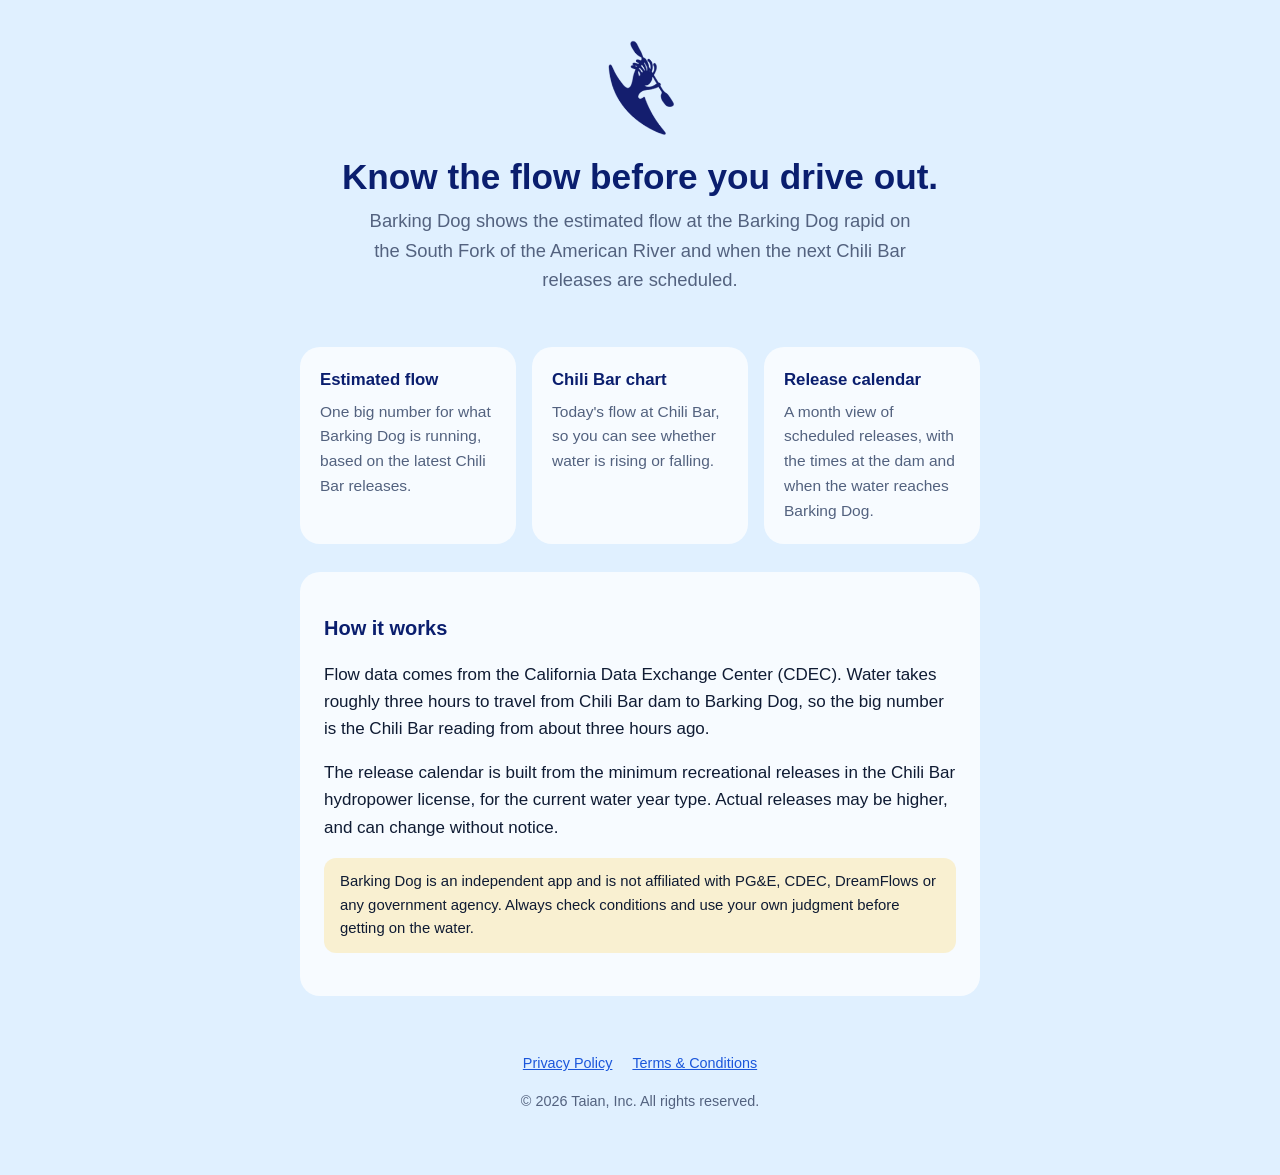
<file: index.html>
<!doctype html>
<html lang="en">
<head>
  <meta charset="utf-8">
  <meta name="viewport" content="width=device-width, initial-scale=1">
  <title>Barking Dog – South Fork American River flow</title>
  <meta name="description" content="Check the estimated flow at Barking Dog on the South Fork of the American River, plus the scheduled Chili Bar releases.">
  <link rel="stylesheet" href="style.css">
</head>
<body>
  <div class="wrap">
    <section class="hero">
      <img src="logo.png" alt="" aria-hidden="true">
      <h1>Know the flow before you drive out.</h1>
      <p class="lead">Barking Dog shows the estimated flow at the Barking Dog rapid on the South Fork of the American River and when the next Chili Bar releases are scheduled.</p>
    </section>

    <div class="grid">
      <div class="card">
        <h3>Estimated flow</h3>
        <p>One big number for what Barking Dog is running, based on the latest Chili Bar releases.</p>
      </div>
      <div class="card">
        <h3>Chili Bar chart</h3>
        <p>Today's flow at Chili Bar, so you can see whether water is rising or falling.</p>
      </div>
      <div class="card">
        <h3>Release calendar</h3>
        <p>A month view of scheduled releases, with the times at the dam and when the water reaches Barking Dog.</p>
      </div>
    </div>

    <div class="doc">
      <h2>How it works</h2>
      <p>Flow data comes from the California Data Exchange Center (CDEC). Water takes roughly three hours to travel from Chili Bar dam to Barking Dog, so the big number is the Chili Bar reading from about three hours ago.</p>
      <p>The release calendar is built from the minimum recreational releases in the Chili Bar hydropower license, for the current water year type. Actual releases may be higher, and can change without notice.</p>
      <p class="note">Barking Dog is an independent app and is not affiliated with PG&amp;E, CDEC, DreamFlows or any government agency. Always check conditions and use your own judgment before getting on the water.</p>
    </div>

    <footer>
      <a href="privacy.html">Privacy Policy</a>
      <a href="terms.html">Terms &amp; Conditions</a>
    <p>&copy; 2026 Taian, Inc. All rights reserved.</p></footer>
  </div>
</body>
</html>
</file>
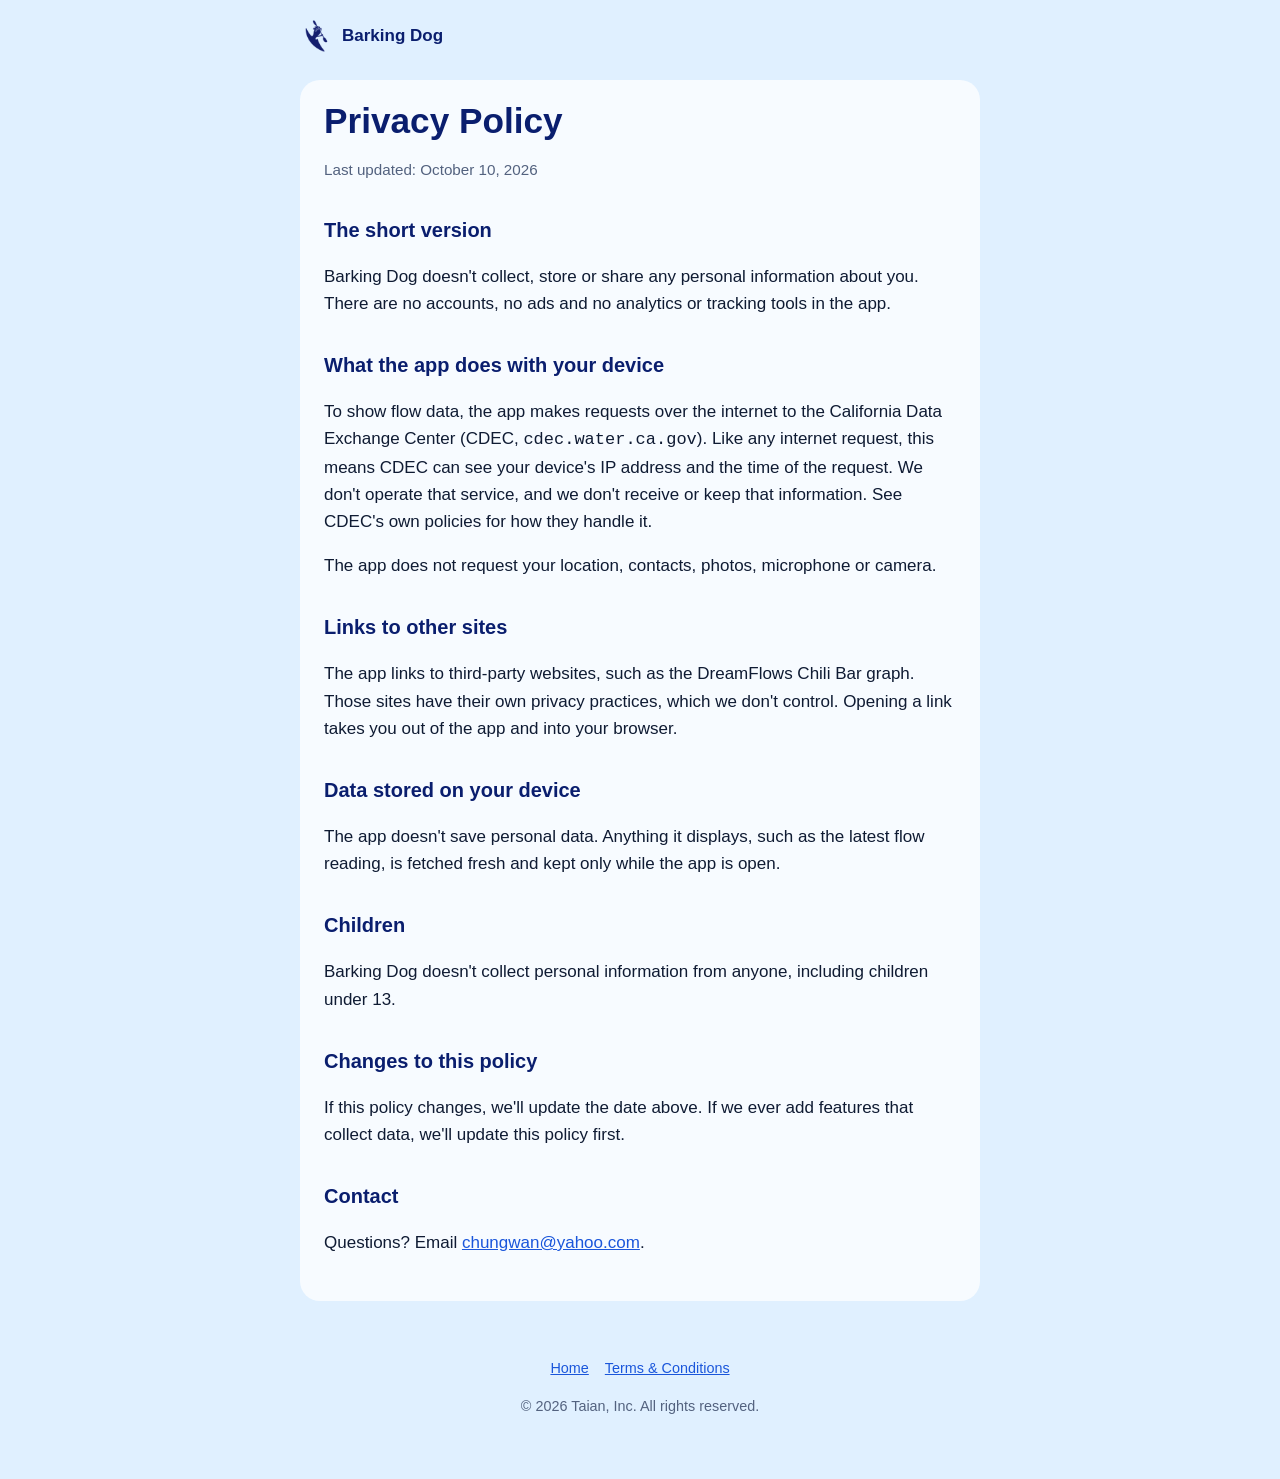
<file: privacy.html>
<!doctype html>
<html lang="en">
<head>
  <meta charset="utf-8">
  <meta name="viewport" content="width=device-width, initial-scale=1">
  <title>Privacy Policy – Barking Dog</title>
  <link rel="stylesheet" href="style.css">
</head>
<body>
  <div class="wrap">
    <header class="site"><a href="index.html"><img src="logo.png" alt="">Barking Dog</a></header>
    <main class="doc">
      <h1>Privacy Policy</h1>
      <p class="meta">Last updated: October 10, 2026</p>

      <h2>The short version</h2>
      <p>Barking Dog doesn't collect, store or share any personal information about you. There are no accounts, no ads and no analytics or tracking tools in the app.</p>

      <h2>What the app does with your device</h2>
      <p>To show flow data, the app makes requests over the internet to the California Data Exchange Center (CDEC, <code>cdec.water.ca.gov</code>). Like any internet request, this means CDEC can see your device's IP address and the time of the request. We don't operate that service, and we don't receive or keep that information. See CDEC's own policies for how they handle it.</p>
      <p>The app does not request your location, contacts, photos, microphone or camera.</p>

      <h2>Links to other sites</h2>
      <p>The app links to third-party websites, such as the DreamFlows Chili Bar graph. Those sites have their own privacy practices, which we don't control. Opening a link takes you out of the app and into your browser.</p>

      <h2>Data stored on your device</h2>
      <p>The app doesn't save personal data. Anything it displays, such as the latest flow reading, is fetched fresh and kept only while the app is open.</p>

      <h2>Children</h2>
      <p>Barking Dog doesn't collect personal information from anyone, including children under 13.</p>

      <h2>Changes to this policy</h2>
      <p>If this policy changes, we'll update the date above. If we ever add features that collect data, we'll update this policy first.</p>

      <h2>Contact</h2>
      <p>Questions? Email <a href="mailto:chungwan@yahoo.com">chungwan@yahoo.com</a>.</p>
    </main>
    <footer><a href="index.html">Home</a><a href="terms.html">Terms &amp; Conditions</a><p>&copy; 2026 Taian, Inc. All rights reserved.</p></footer>
  </div>
</body>
</html>
</file>
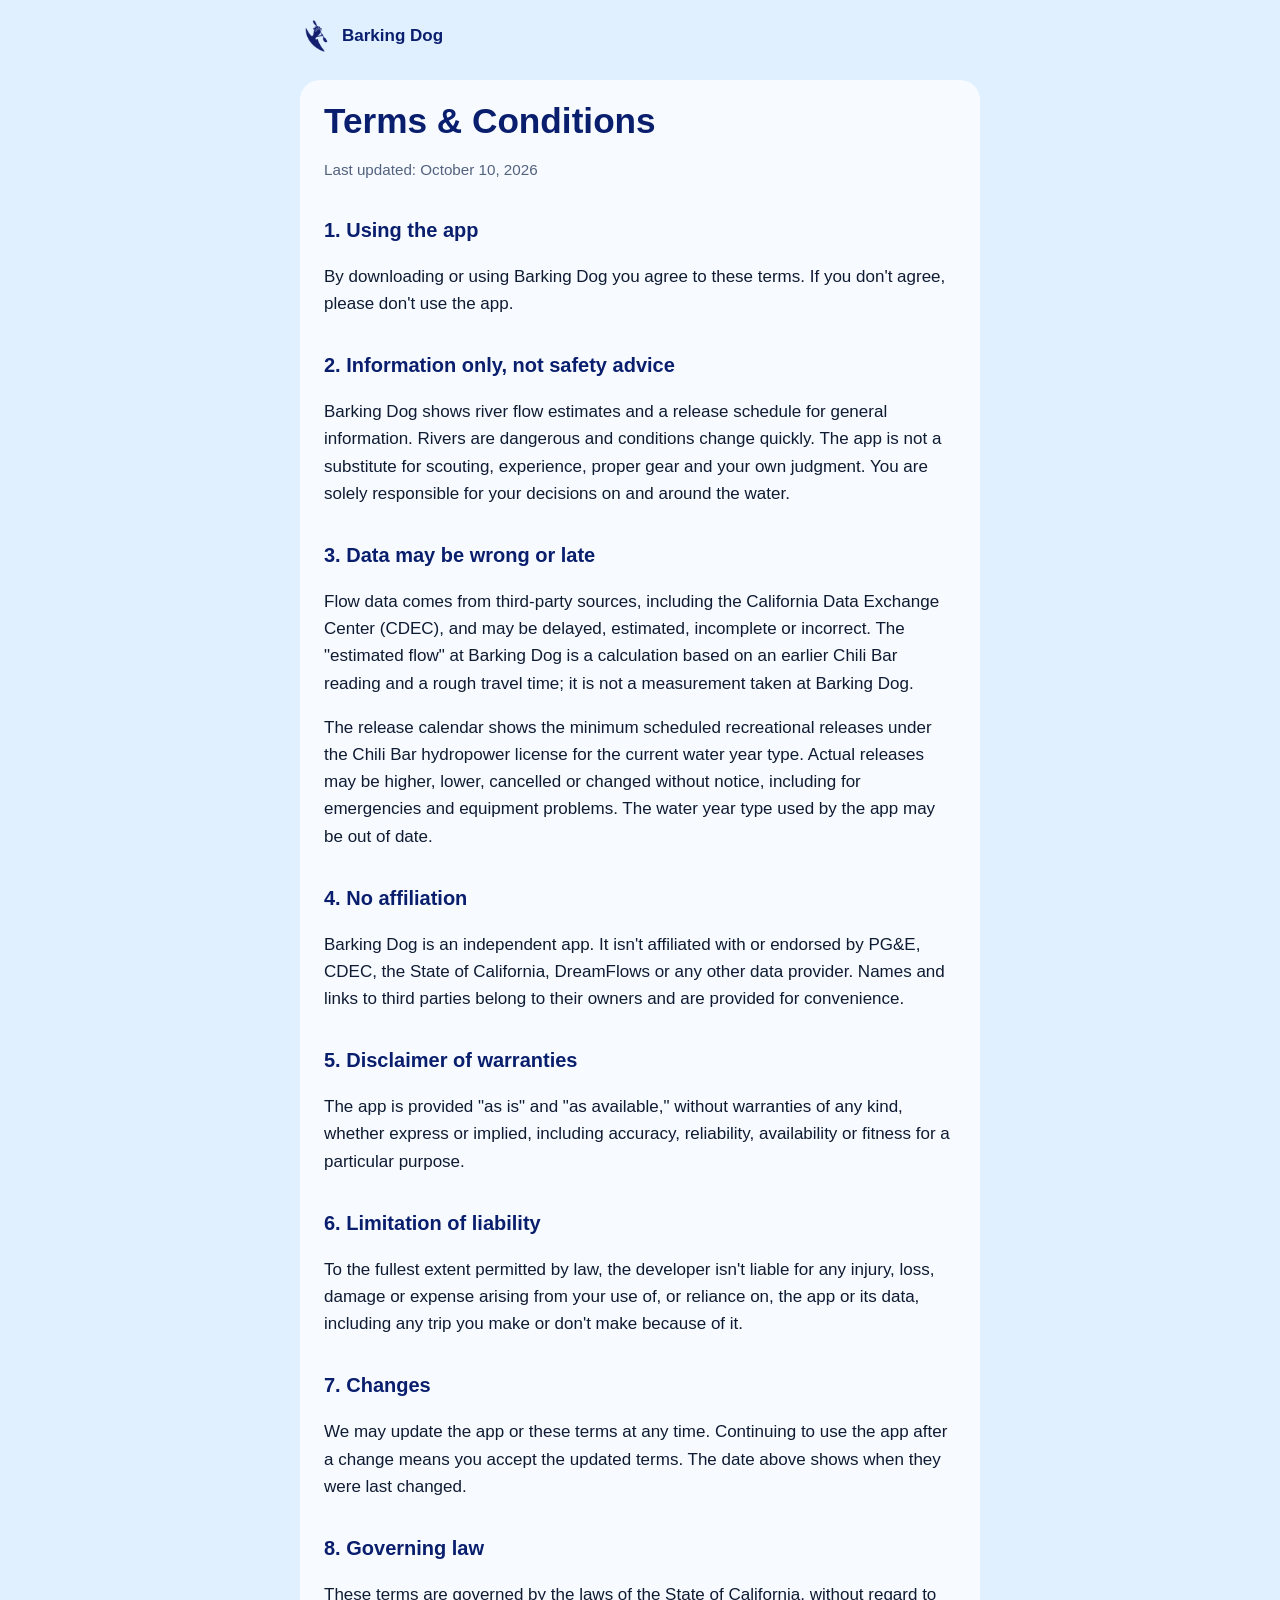
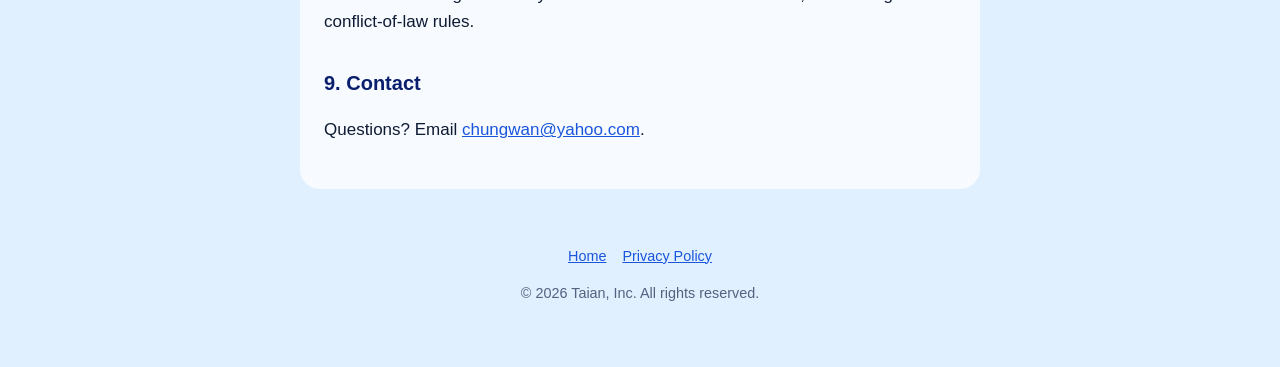
<file: terms.html>
<!doctype html>
<html lang="en">
<head>
  <meta charset="utf-8">
  <meta name="viewport" content="width=device-width, initial-scale=1">
  <title>Terms &amp; Conditions – Barking Dog</title>
  <link rel="stylesheet" href="style.css">
</head>
<body>
  <div class="wrap">
    <header class="site"><a href="index.html"><img src="logo.png" alt="">Barking Dog</a></header>
    <main class="doc">
      <h1>Terms &amp; Conditions</h1>
      <p class="meta">Last updated: October 10, 2026</p>

      <h2>1. Using the app</h2>
      <p>By downloading or using Barking Dog you agree to these terms. If you don't agree, please don't use the app.</p>

      <h2>2. Information only, not safety advice</h2>
      <p>Barking Dog shows river flow estimates and a release schedule for general information. Rivers are dangerous and conditions change quickly. The app is not a substitute for scouting, experience, proper gear and your own judgment. You are solely responsible for your decisions on and around the water.</p>

      <h2>3. Data may be wrong or late</h2>
      <p>Flow data comes from third-party sources, including the California Data Exchange Center (CDEC), and may be delayed, estimated, incomplete or incorrect. The "estimated flow" at Barking Dog is a calculation based on an earlier Chili Bar reading and a rough travel time; it is not a measurement taken at Barking Dog.</p>
      <p>The release calendar shows the minimum scheduled recreational releases under the Chili Bar hydropower license for the current water year type. Actual releases may be higher, lower, cancelled or changed without notice, including for emergencies and equipment problems. The water year type used by the app may be out of date.</p>

      <h2>4. No affiliation</h2>
      <p>Barking Dog is an independent app. It isn't affiliated with or endorsed by PG&amp;E, CDEC, the State of California, DreamFlows or any other data provider. Names and links to third parties belong to their owners and are provided for convenience.</p>

      <h2>5. Disclaimer of warranties</h2>
      <p>The app is provided "as is" and "as available," without warranties of any kind, whether express or implied, including accuracy, reliability, availability or fitness for a particular purpose.</p>

      <h2>6. Limitation of liability</h2>
      <p>To the fullest extent permitted by law, the developer isn't liable for any injury, loss, damage or expense arising from your use of, or reliance on, the app or its data, including any trip you make or don't make because of it.</p>

      <h2>7. Changes</h2>
      <p>We may update the app or these terms at any time. Continuing to use the app after a change means you accept the updated terms. The date above shows when they were last changed.</p>

      <h2>8. Governing law</h2>
      <p>These terms are governed by the laws of the State of California, without regard to conflict-of-law rules.</p>

      <h2>9. Contact</h2>
      <p>Questions? Email <a href="mailto:chungwan@yahoo.com">chungwan@yahoo.com</a>.</p>
    </main>
    <footer><a href="index.html">Home</a><a href="privacy.html">Privacy Policy</a><p>&copy; 2026 Taian, Inc. All rights reserved.</p></footer>
  </div>
</body>
</html>
</file>
<file: style.css>
:root {
  --bg: #e0f0ff;
  --card: rgba(255, 255, 255, 0.75);
  --text: #0f1b33;
  --muted: #53627f;
  --navy: #0a1e6e;
  --accent: #1a56db;
}
@media (prefers-color-scheme: dark) {
  :root {
    --bg: #12203a;
    --card: rgba(255, 255, 255, 0.07);
    --text: #e8eefb;
    --muted: #9db0d3;
    --navy: #a9c1ff;
    --accent: #7aa2ff;
  }
  .hero img, header.site img { filter: brightness(0) invert(0.85); }
}
* { box-sizing: border-box; }
body {
  margin: 0;
  background: var(--bg);
  color: var(--text);
  font: 17px/1.6 -apple-system, BlinkMacSystemFont, "Segoe UI", Roboto, sans-serif;
}
.wrap { max-width: 720px; margin: 0 auto; padding: 0 20px; }
header.site { padding: 20px 0; }
header.site a { color: var(--navy); font-weight: 700; text-decoration: none; display: inline-flex; align-items: center; gap: 10px; }
header.site img { height: 32px; width: auto; }
.hero { text-align: center; padding: 40px 0 24px; }
.hero img { height: 96px; width: auto; }
h1 { font-size: 2.2rem; margin: 12px 0 8px; color: var(--navy); line-height: 1.2; }
h2 { font-size: 1.25rem; margin: 32px 0 8px; color: var(--navy); }
.lead { color: var(--muted); font-size: 1.15rem; max-width: 34rem; margin: 0 auto; }
.grid { display: grid; gap: 16px; grid-template-columns: repeat(auto-fit, minmax(210px, 1fr)); margin: 28px 0; }
.card { background: var(--card); border-radius: 20px; padding: 20px; }
.card h3 { margin: 0 0 6px; font-size: 1.05rem; color: var(--navy); }
.card p { margin: 0; color: var(--muted); font-size: 0.97rem; }
.doc { background: var(--card); border-radius: 20px; padding: 8px 24px 28px; margin-bottom: 32px; }
.doc p, .doc li { color: var(--text); }
.doc .meta { color: var(--muted); font-size: 0.95rem; }
a { color: var(--accent); }
.note { background: rgba(255, 190, 0, 0.18); border-radius: 12px; padding: 12px 16px; font-size: 0.93rem; }
footer { text-align: center; color: var(--muted); font-size: 0.9rem; padding: 24px 0 48px; }
footer a { margin: 0 8px; }
</file>
